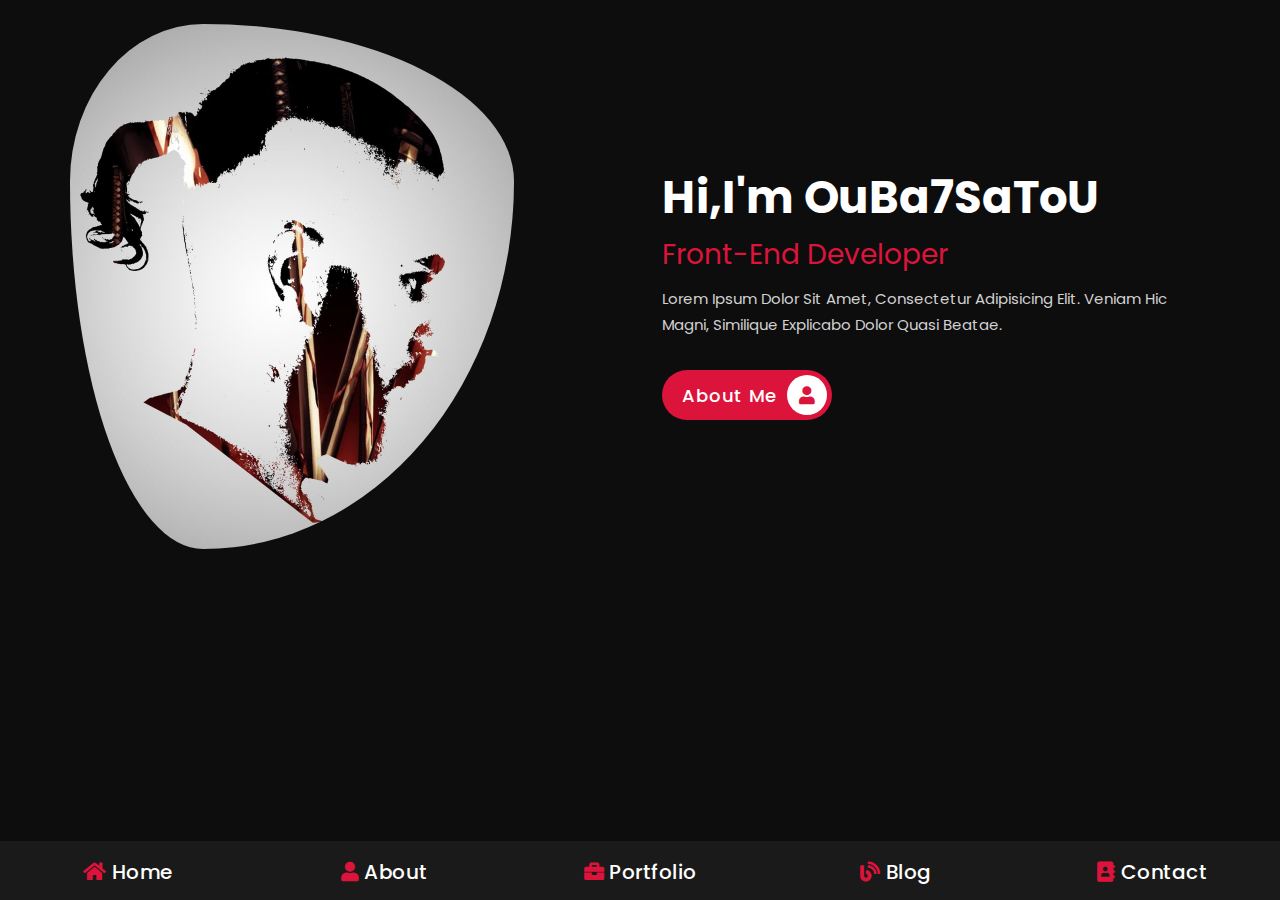
<file: index.html>
<!DOCTYPE html>
<html lang="en">

<head>
    <meta charset="UTF-8">
    <meta http-equiv="X-UA-Compatible" content="IE=edge">
    <meta name="viewport" content="width=device-width, initial-scale=1.0">
    <title>Templalte 10 V1 | Personal Portfolio</title>
    <!-- Render all element normally -->
    <link rel="stylesheet" href="css/normalize.css">
    <!-- Font Awesome Library -->
    <link rel="stylesheet" href="css/all.min.css">
    <!-- Main File Css -->
    <link rel="stylesheet" href="css/style.css">
    <!-- Google Fonts -->

    <link rel="preconnect" href="https://fonts.googleapis.com">
    <link rel="preconnect" href="https://fonts.gstatic.com" crossorigin>
    <link
        href="https://fonts.googleapis.com/css2?family=Poppins:ital,wght@0,100;0,200;0,300;0,400;0,500;0,600;0,700;0,800;0,900;1,100;1,200;1,300;1,400;1,500;1,600;1,700;1,800;1,900&display=swap"
        rel="stylesheet">
    <link rel="icon" href="img/main-ico.jpg">
</head>

<body>

    <!-- Start Header -->
    <header>
        <nav>
            <a href="index.html"><i class="fas fa-home"></i><span>Home</span></a>
            <a href="about.html"><i class="fas fa-user"></i><span>About</span></a>
            <a href="portfolio.html"><i class="fas fa-briefcase"></i><span>Portfolio</span></a>
            <a href="blog.html"><i class="fas fa-blog"></i><span>Blog</span></a>
            <a href="contact.html"><i class="fas fa-address-book"></i><span>Contact</span></a>

        </nav>
    </header>
    <!-- End Header -->

    <!-- Start Home  -->
    <section class="home">
        <div class="container">
            <div class="image">
                <img src="img/main-pic.jpg" alt="">
            </div>
            <div class="text">
                <h2>Hi,I'm OuBa7SaToU</h2>
                <span>Front-End Developer</span>
                <p>Lorem ipsum dolor sit amet, consectetur adipisicing elit. Veniam hic magni, similique explicabo dolor
                    quasi beatae.</p>
                <a href="about.html" class=" main-btn">About Me<i class="fas fa-user"></i></a>
            </div>
        </div>
    </section>
    <!-- End Home -->
</body>

</html>
</file>
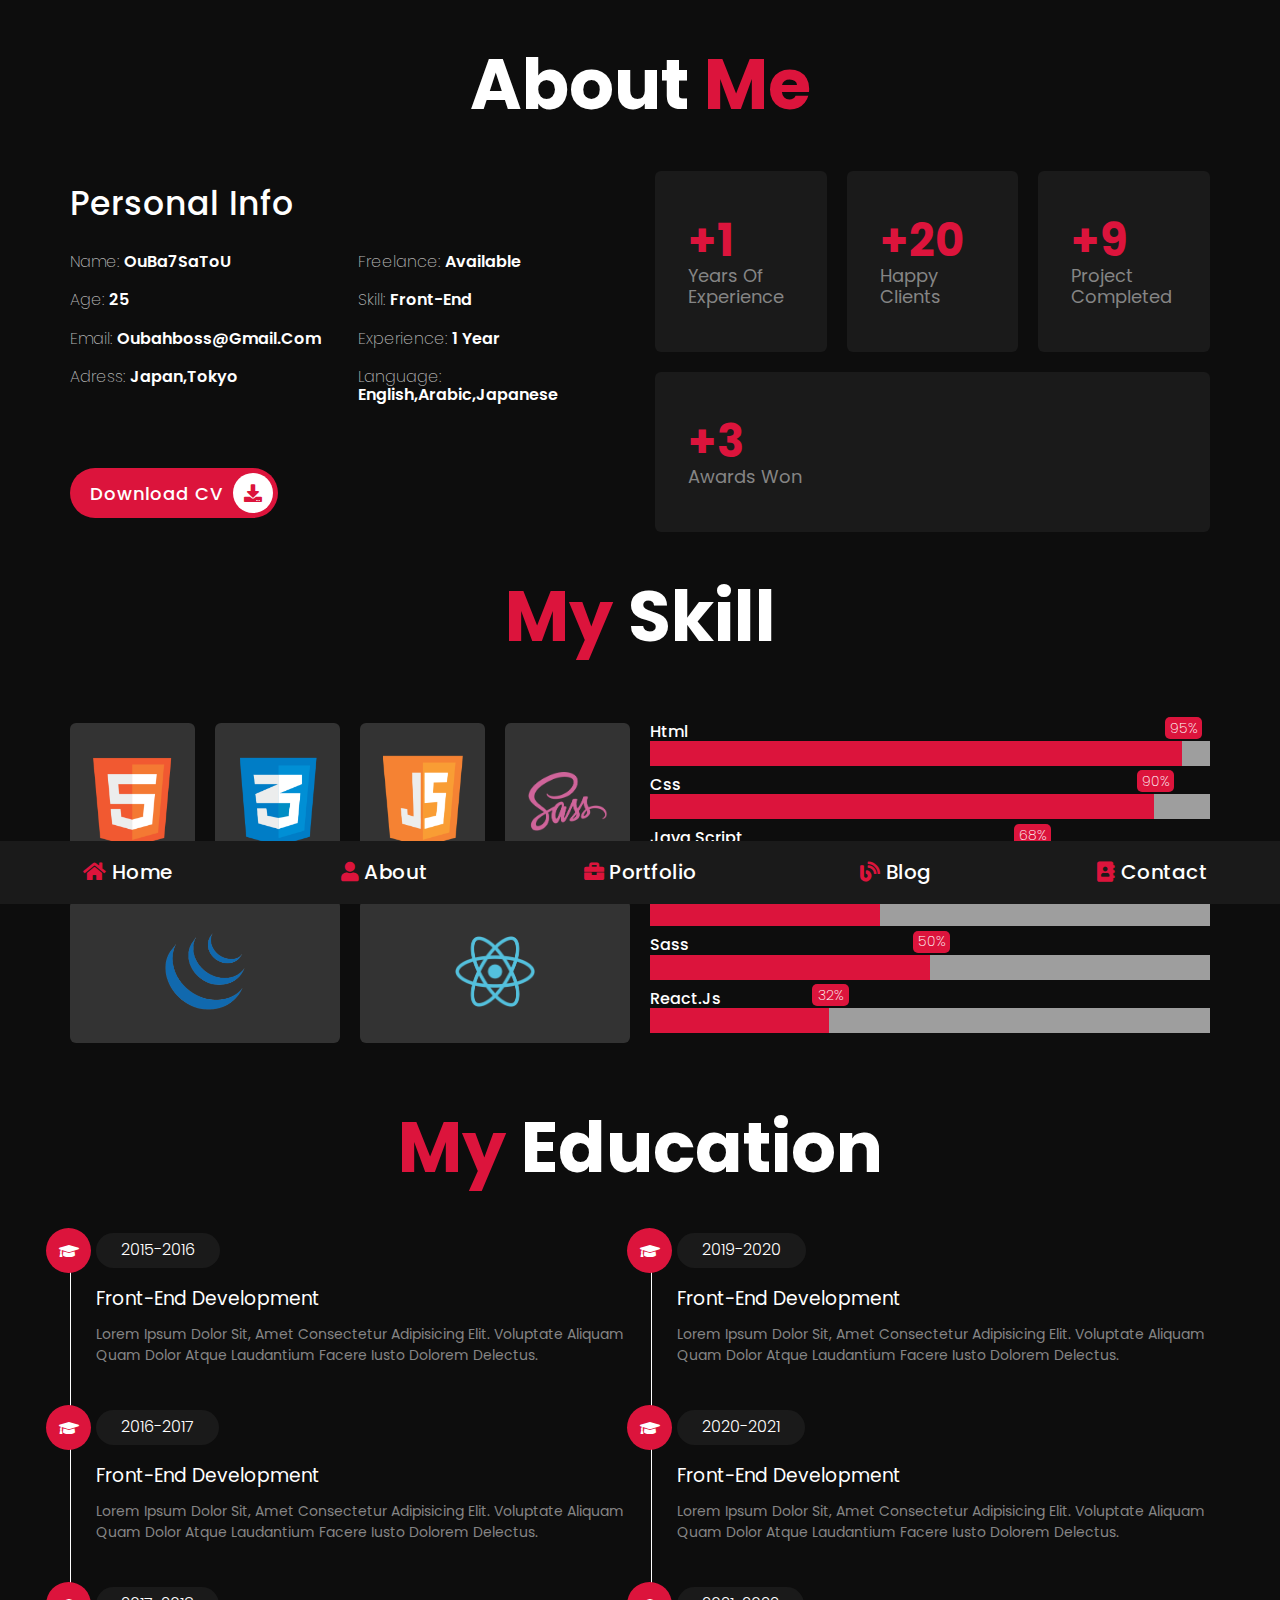
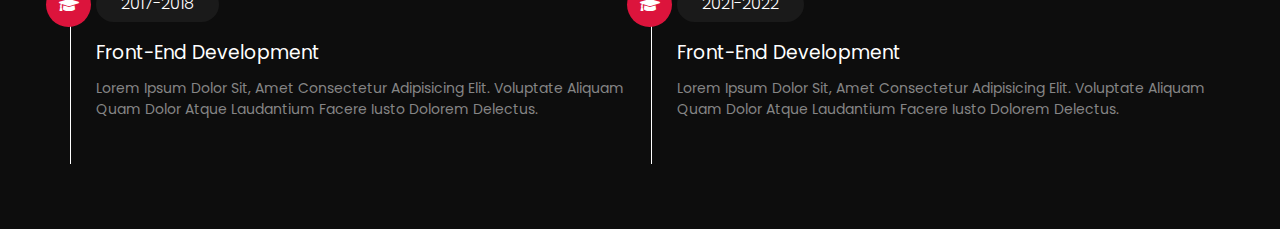
<file: about.html>
<!DOCTYPE html>
<html lang="en">

<head>
    <meta charset="UTF-8">
    <meta http-equiv="X-UA-Compatible" content="IE=edge">
    <meta name="viewport" content="width=device-width, initial-scale=1.0">
    <title>About</title>
    <!-- Render all element normally -->
    <link rel="stylesheet" href="css/normalize.css">
    <!-- Font Awesome Library -->
    <link rel="stylesheet" href="css/all.min.css">
    <!-- Main File Css -->
    <link rel="stylesheet" href="css/style.css">
    <!-- Google Fonts -->

    <link rel="preconnect" href="https://fonts.googleapis.com">
    <link rel="preconnect" href="https://fonts.gstatic.com" crossorigin>
    <link
        href="https://fonts.googleapis.com/css2?family=Poppins:ital,wght@0,100;0,200;0,300;0,400;0,500;0,600;0,700;0,800;0,900;1,100;1,200;1,300;1,400;1,500;1,600;1,700;1,800;1,900&display=swap"
        rel="stylesheet">
    <link rel="icon" href="img/main-ico.jpg">
</head>

<body>

    <!-- Start Header -->
    <header>
        <nav>
            <a href="index.html"><i class="fas fa-home"></i><span>Home</span></a>
            <a href="about.html"><i class="fas fa-user"></i><span>About</span></a>
            <a href="portfolio.html"><i class="fas fa-briefcase"></i><span>Portfolio</span></a>
            <a href="blog.html"><i class="fas fa-blog"></i><span>Blog</span></a>
            <a href="contact.html"><i class="fas fa-address-book"></i><span>Contact</span></a>

        </nav>
    </header>
    <!-- End Header -->

    <!-- Start About -->
    <section class="about">
        <div class="container">
            <h1 class="main-title">About <span>Me</span></h1>
            <div class="container-1">
                <div class="info-container">
                    <h2>Personal info</h2>
                    <div class="info">
                        <div class="info-box">
                            <h3>Name: <Span>OuBa7SaToU</Span></h3>
                            <h3>Age: <span>25</span></h3>
                            <h3>Email: <span>Oubahboss@gmail.com</span></h3>
                            <h3>Adress: <span>Japan,Tokyo</span></h3>
                        </div>
                        <div class="info-box">
                            <h3>Freelance: <span>Available</span></h3>
                            <h3>Skill: <span>Front-End</span></h3>
                            <h3>Experience: <span> 1 year</span></h3>
                            <h3>Language: <span>English,Arabic,Japanese</span></h3>
                        </div>
                    </div>
                    <a href="#" class="main-btn"> Download CV<i class="fas fa-download"></i></a>
                </div>
                <div class="count-container">
                    <div class="box">
                        <h3>+1</h3>
                        <span>Years Of Experience</span>
                    </div>
                    <div class="box">
                        <h3>+20</h3>
                        <span>Happy Clients</span>
                    </div>
                    <div class="box">
                        <h3>+9</h3>
                        <span>Project Completed</span>
                    </div>
                    <div class="box">
                        <h3>+3</h3>
                        <span>Awards Won</span>
                    </div>
                </div>
            </div>
            <h2 class="main-title"><span>My </span> Skill</h2>
            <div class="container-2">
                <div class="my-skill-1">
                    <div class="skill-box">
                        <img src="img/skill-1.png" alt="">
                    </div>
                    <div class="skill-box">
                        <img src="img/skill-2.png" alt="">
                    </div>
                    <div class="skill-box">
                        <img src="img/skill-3.png" alt="">
                    </div>

                    <div class="skill-box">
                        <img src="img/skill-4.png" alt="">

                    </div>

                    <div class="skill-box">
                        <img src="img/skill-5.png" alt="">
                    </div>

                    <div class="skill-box">
                        <img src="img/skill-6.png" alt="">
                    </div>
                </div>
                <div class="my-skill-2">
                    <div class="skill">
                        <h3>Html</h3>
                        <div class="prog">
                            <span style="width: 95%;" data-skill="95%"></span>
                        </div>
                    </div>
                    <div class="skill">
                        <h3>Css</h3>
                        <div class="prog">
                            <span style="width: 90%;" data-skill="90%"></span>
                        </div>
                    </div>
                    <div class="skill">
                        <h3>Java Script</h3>
                        <div class="prog">
                            <span style="width: 68%;" data-skill="68%"></span>
                        </div>
                    </div>
                    <div class="skill">
                        <h3>JQurey</h3>
                        <div class="prog">
                            <span style="width: 41%;" data-skill="41%"></span>
                        </div>
                    </div>
                    <div class="skill">
                        <h3>Sass</h3>
                        <div class="prog">
                            <span style="width: 50%;" data-skill="50%"></span>
                        </div>
                    </div>
                    <div class="skill">
                        <h3>React.js</h3>
                        <div class="prog">
                            <span style="width: 32%;" data-skill="32%"></span>
                        </div>
                    </div>

                </div>
            </div>
            <h2 class="main-title"><span>My </span> Education</h2>
            <div class="education-container">
                <div class="edu-box">
                    <div class="text">
                        <span>2015-2016</span>
                        <h3>Front-End Development</h3>
                        <p>Lorem ipsum dolor sit, amet consectetur adipisicing elit. Voluptate aliquam quam dolor atque
                            laudantium facere iusto dolorem delectus.</p>
                    </div>
                    <div class="text">
                        <span>2016-2017</span>
                        <h3>Front-End Development</h3>
                        <p>Lorem ipsum dolor sit, amet consectetur adipisicing elit. Voluptate aliquam quam dolor atque
                            laudantium facere iusto dolorem delectus.</p>
                    </div>
                    <div class="text">
                        <span>2017-2018</span>
                        <h3>Front-End Development</h3>
                        <p>Lorem ipsum dolor sit, amet consectetur adipisicing elit. Voluptate aliquam quam dolor atque
                            laudantium facere iusto dolorem delectus.</p>
                    </div>

                </div>
                <div class="edu-box">
                    <div class="text">
                        <span>2019-2020</span>
                        <h3>Front-End Development</h3>
                        <p>Lorem ipsum dolor sit, amet consectetur adipisicing elit. Voluptate aliquam quam dolor atque
                            laudantium facere iusto dolorem delectus.</p>
                    </div>
                    <div class="text">
                        <span>2020-2021</span>
                        <h3>Front-End Development</h3>
                        <p>Lorem ipsum dolor sit, amet consectetur adipisicing elit. Voluptate aliquam quam dolor atque
                            laudantium facere iusto dolorem delectus.</p>
                    </div>
                    <div class="text">
                        <span>2021-2022</span>
                        <h3>Front-End Development</h3>
                        <p>Lorem ipsum dolor sit, amet consectetur adipisicing elit. Voluptate aliquam quam dolor atque
                            laudantium facere iusto dolorem delectus.</p>
                    </div>

                </div>
            </div>
        </div>
    </section>
    <!-- End About -->
</body>

</html>
</file>
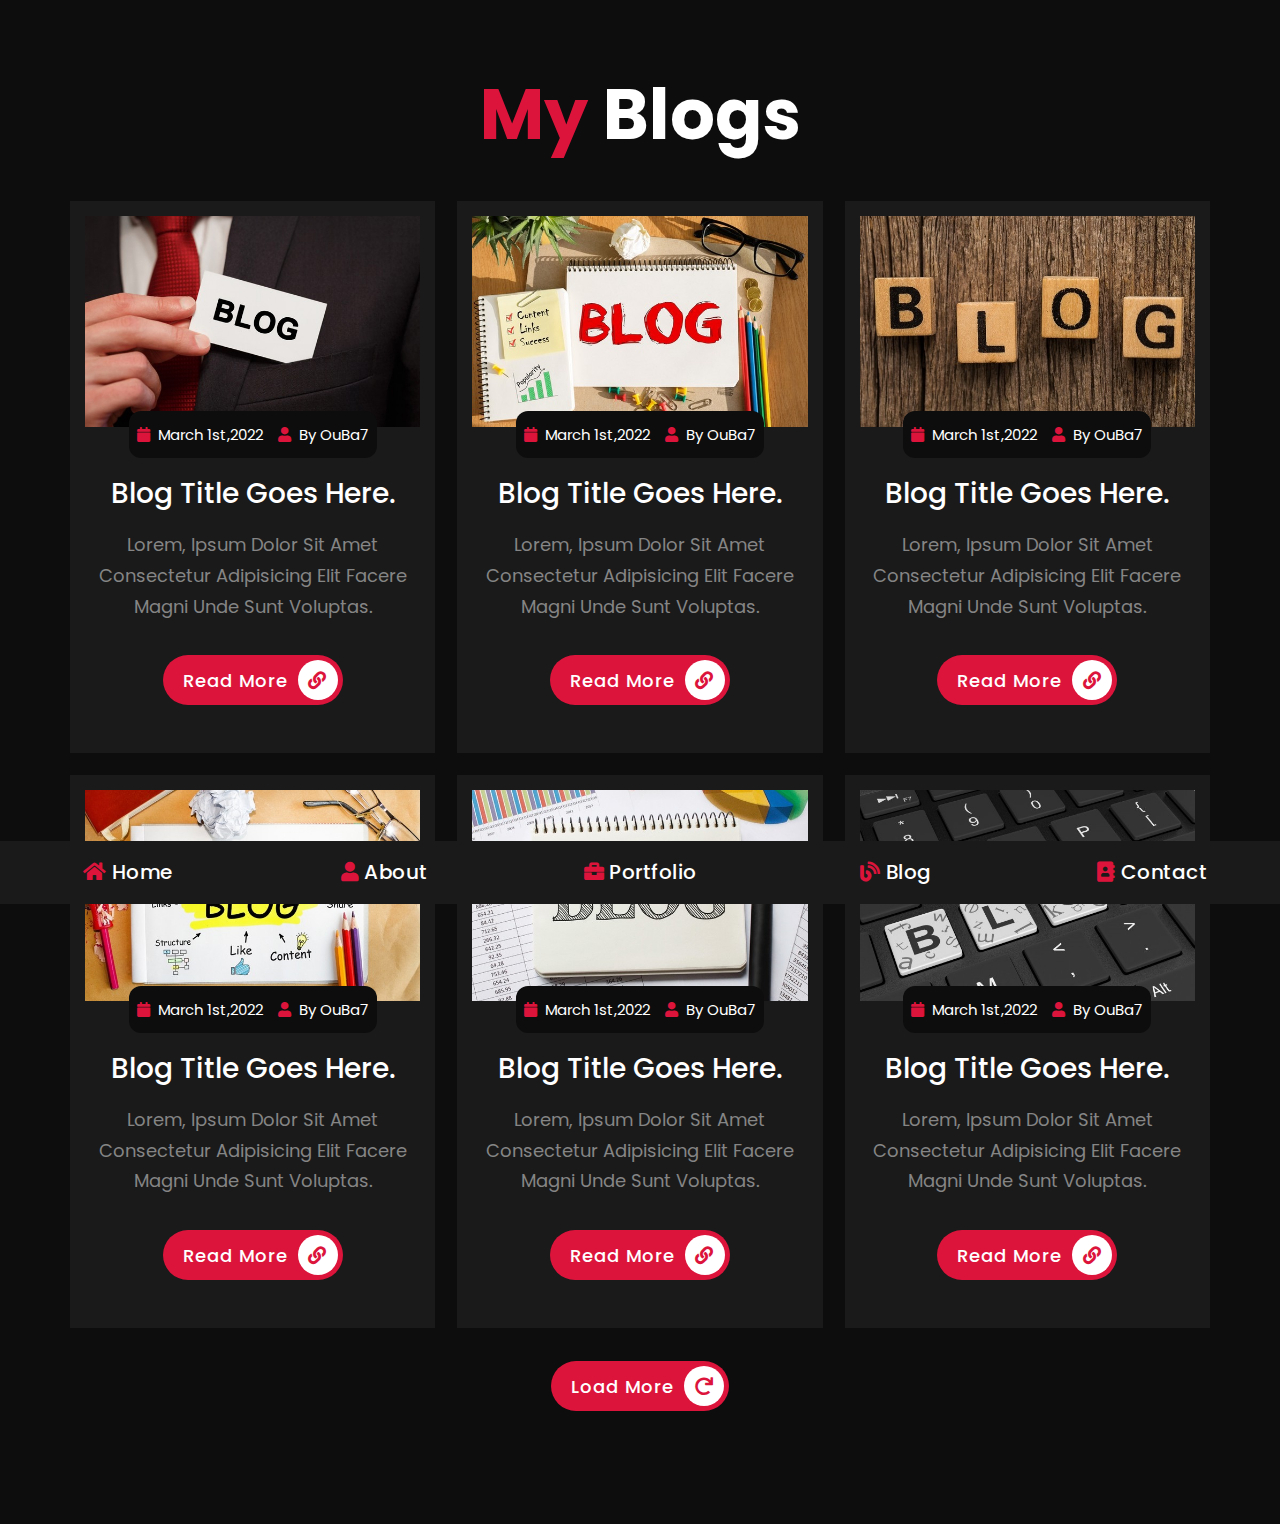
<file: blog.html>
<!DOCTYPE html>
<html lang="en">

<head>
    <meta charset="UTF-8">
    <meta http-equiv="X-UA-Compatible" content="IE=edge">
    <meta name="viewport" content="width=device-width, initial-scale=1.0">
    <title>Blog </title>
    <!-- Render all element normally -->
    <link rel="stylesheet" href="css/normalize.css">
    <!-- Font Awesome Library -->
    <link rel="stylesheet" href="css/all.min.css">
    <!-- Main File Css -->
    <link rel="stylesheet" href="css/style.css">
    <!-- Google Fonts -->

    <link rel="preconnect" href="https://fonts.googleapis.com">
    <link rel="preconnect" href="https://fonts.gstatic.com" crossorigin>
    <link
        href="https://fonts.googleapis.com/css2?family=Poppins:ital,wght@0,100;0,200;0,300;0,400;0,500;0,600;0,700;0,800;0,900;1,100;1,200;1,300;1,400;1,500;1,600;1,700;1,800;1,900&display=swap"
        rel="stylesheet">
    <link rel="icon" href="img/main-ico.jpg">
</head>

<body>

    <!-- Start Header -->
    <header>
        <nav>
            <a href="index.html"><i class="fas fa-home"></i><span>Home</span></a>
            <a href="about.html"><i class="fas fa-user"></i><span>About</span></a>
            <a href="portfolio.html"><i class="fas fa-briefcase"></i><span>Portfolio</span></a>
            <a href="blog.html"><i class="fas fa-blog"></i><span>Blog</span></a>
            <a href="contact.html"><i class="fas fa-address-book"></i><span>Contact</span></a>

        </nav>
    </header>
    <!-- End Header -->

    <!-- Start Blog -->
    <section class="blog">
        <h2 class="main-title"><span>My</span> Blogs</h2>
        <div class="container">
            <div class="blog-box">
                <div class="image">
                    <img src="img/blog-1.jpg" alt="">
                </div>
                <div class="info">
                    <div class="content">
                        <i class="fas fa-calendar"></i><span>March 1st,2022</span>
                        <a href="#"><i class="fas fa-user"></i>By OuBa7</a>
                    </div>
                    <h3>Blog Title Goes Here.</h3>
                    <p>Lorem, ipsum dolor sit amet consectetur adipisicing elit Facere magni unde sunt voluptas.</p>
                    <a href="#" class="main-btn">Read More<i class="fas fa-link"></i></a>
                </div>
            </div>
            <div class="blog-box">
                <div class="image">
                    <img src="img/blog-2.jpg" alt="">
                </div>
                <div class="info">
                    <div class="content">
                        <i class="fas fa-calendar"></i><span>March 1st,2022</span>
                        <a href="#"><i class="fas fa-user"></i>By OuBa7</a>
                    </div>
                    <h3>Blog Title Goes Here.</h3>
                    <p>Lorem, ipsum dolor sit amet consectetur adipisicing elit Facere magni unde sunt voluptas.</p>
                    <a href="#" class="main-btn">Read More<i class="fas fa-link"></i></a>
                </div>
            </div>
            <div class="blog-box">
                <div class="image">
                    <img src="img/blog-3.jpg" alt="">
                </div>
                <div class="info">
                    <div class="content">
                        <i class="fas fa-calendar"></i><span>March 1st,2022</span>
                        <a href="#"><i class="fas fa-user"></i>By OuBa7</a>
                    </div>
                    <h3>Blog Title Goes Here.</h3>
                    <p>Lorem, ipsum dolor sit amet consectetur adipisicing elit Facere magni unde sunt voluptas.</p>
                    <a href="#" class="main-btn">Read More<i class="fas fa-link"></i></a>
                </div>
            </div>
            <div class="blog-box">
                <div class="image">
                    <img src="img/blog-4.jpg" alt="">
                </div>
                <div class="info">
                    <div class="content">
                        <i class="fas fa-calendar"></i><span>March 1st,2022</span>
                        <a href="#"><i class="fas fa-user"></i>By OuBa7</a>
                    </div>
                    <h3>Blog Title Goes Here.</h3>
                    <p>Lorem, ipsum dolor sit amet consectetur adipisicing elit Facere magni unde sunt voluptas.</p>
                    <a href="#" class="main-btn">Read More<i class="fas fa-link"></i></a>
                </div>
            </div>
            <div class="blog-box">
                <div class="image">
                    <img src="img/blog-5.jpg" alt="">
                </div>
                <div class="info">
                    <div class="content">
                        <i class="fas fa-calendar"></i><span>March 1st,2022</span>
                        <a href="#"><i class="fas fa-user"></i>By OuBa7</a>
                    </div>
                    <h3>Blog Title Goes Here.</h3>
                    <p>Lorem, ipsum dolor sit amet consectetur adipisicing elit Facere magni unde sunt voluptas.</p>
                    <a href="#" class="main-btn">Read More<i class="fas fa-link"></i></a>
                </div>
            </div>
            <div class="blog-box">
                <div class="image">
                    <img src="img/blog-6.jpg" alt="">
                </div>
                <div class="info">
                    <div class="content">
                        <i class="fas fa-calendar"></i><span>March 1st,2022</span>
                        <a href="#"><i class="fas fa-user"></i>By OuBa7</a>
                    </div>
                    <h3>Blog Title Goes Here.</h3>
                    <p>Lorem, ipsum dolor sit amet consectetur adipisicing elit Facere magni unde sunt voluptas.</p>
                    <a href="#" class="main-btn">Read More<i class="fas fa-link"></i></a>
                </div>
            </div>
        </div>
        <a href="#" class="main-btn">Load More<i class="fas fa-redo"></i></a>
    </section>
    <!-- End Blog -->
</body>

</html>
</file>
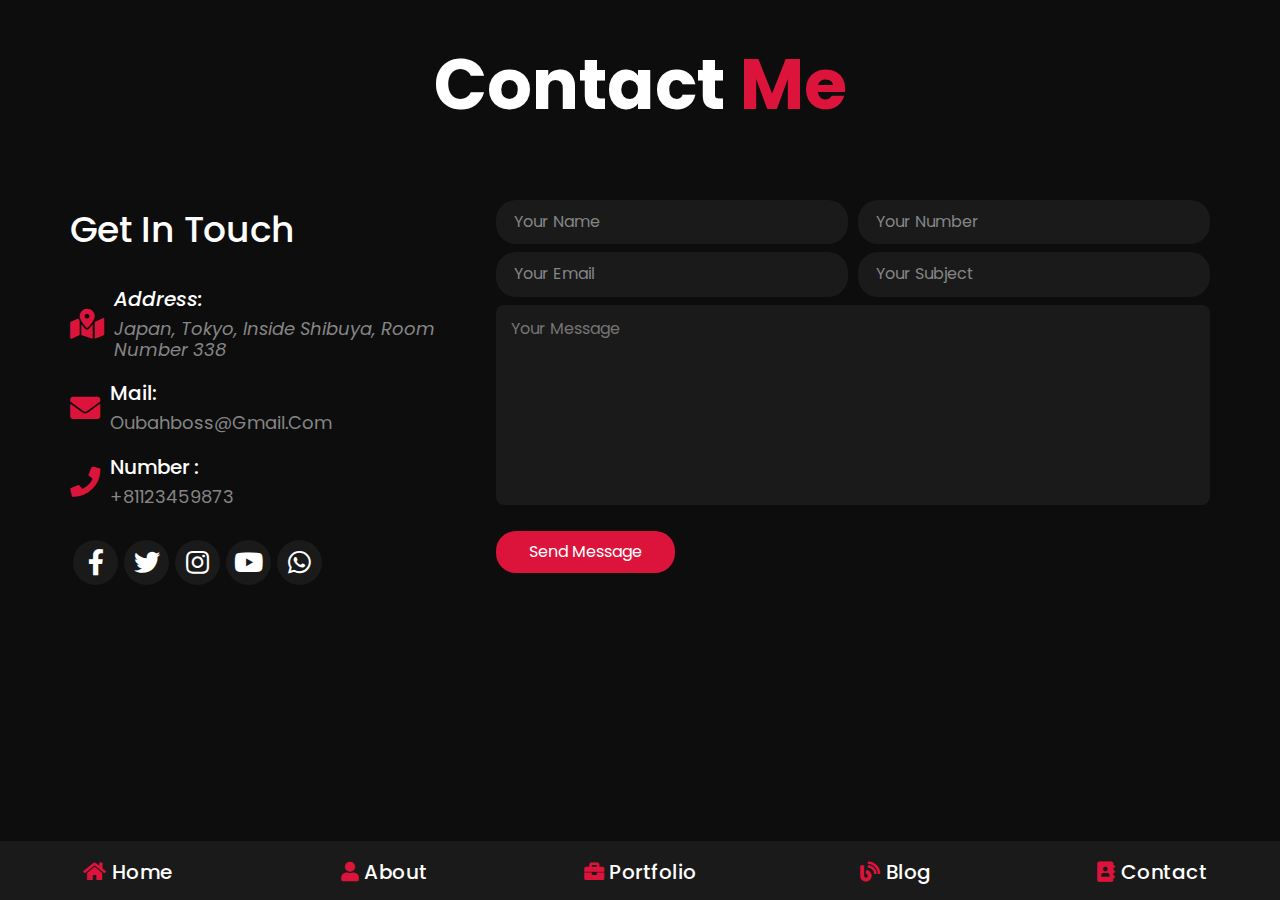
<file: contact.html>
<!DOCTYPE html>
<html lang="en">

<head>
    <meta charset="UTF-8">
    <meta http-equiv="X-UA-Compatible" content="IE=edge">
    <meta name="viewport" content="width=device-width, initial-scale=1.0">
    <title>Contact </title>
    <!-- Render all element normally -->
    <link rel="stylesheet" href="css/normalize.css">
    <!-- Font Awesome Library -->
    <link rel="stylesheet" href="css/all.min.css">
    <!-- Main File Css -->
    <link rel="stylesheet" href="css/style.css">
    <!-- Google Fonts -->

    <link rel="preconnect" href="https://fonts.googleapis.com">
    <link rel="preconnect" href="https://fonts.gstatic.com" crossorigin>
    <link
        href="https://fonts.googleapis.com/css2?family=Poppins:ital,wght@0,100;0,200;0,300;0,400;0,500;0,600;0,700;0,800;0,900;1,100;1,200;1,300;1,400;1,500;1,600;1,700;1,800;1,900&display=swap"
        rel="stylesheet">
    <link rel="icon" href="img/main-ico.jpg">
</head>

<body>

    <!-- Start Header -->
    <header>
        <nav>
            <a href="index.html"><i class="fas fa-home"></i><span>Home</span></a>
            <a href="about.html"><i class="fas fa-user"></i><span>About</span></a>
            <a href="portfolio.html"><i class="fas fa-briefcase"></i><span>Portfolio</span></a>
            <a href="blog.html"><i class="fas fa-blog"></i><span>Blog</span></a>
            <a href="contact.html"><i class="fas fa-address-book"></i><span>Contact</span></a>

        </nav>
    </header>
    <!-- End Header -->

    <!-- Start Contact -->
    <section class="contact">
        <h2 class="main-title">Contact <span>Me</span></h2>
        <div class="container">
            <div class="info-contact">
                <h3 class="title">Get in Touch</h3>
                <div class="address">
                    <div class="icon">
                        <i class="fas fa-map-marked-alt"></i>
                    </div>
                    <address>
                        <h3>Address: </h3>
                        <span>
                            Japan, Tokyo, Inside Shibuya, Room Number 338
                        </span>
                    </address>
                </div>

                <div class="mail">
                    <div class="icon">
                        <i class="fas fa-envelope"></i>
                    </div>
                    <div class="mail-info">
                        <h3>Mail: </h3><span>Oubahboss@gmail.com</span>
                    </div>

                </div>
                <div class="phone">
                    <div class="icon"><i class="fas fa-phone"></i></div>
                    <div class="phone-info">
                        <h3>Number :</h3> <span>+81123459873</span>
                    </div>

                </div>
                <div class="socail">
                    <ul>
                        <li><a href="https://www.facebook.com/ouba7satou"><i class="fab fa-facebook-f"></i></a></li>
                        <li><a href="#"><i class="fab fa-twitter"></i></a></li>
                        <li><a href="#"><i class="fab fa-instagram"></i></a></li>
                        <li><a href="#"><i class="fab fa-youtube"></i></a></li>
                        <li><a href="#"><i class="fab fa-whatsapp"></i></a></li>
                    </ul>
                </div>
            </div>
            <div class="contact-form">
                <form action="">
                    <div class="input-line">
                        <input type="text" placeholder="Your Name">
                        <input type="text" placeholder="Your Number">
                    </div>
                    <div class="input-line">
                        <input type="mail" placeholder="Your Email">
                        <input type="text" placeholder="Your Subject">
                    </div>

                    <textarea placeholder="Your Message"></textarea>
                    <input type="submit" value="Send Message">
                </form>
            </div>
        </div>
    </section>
    <!-- End Contact -->
</body>

</html>
</file>
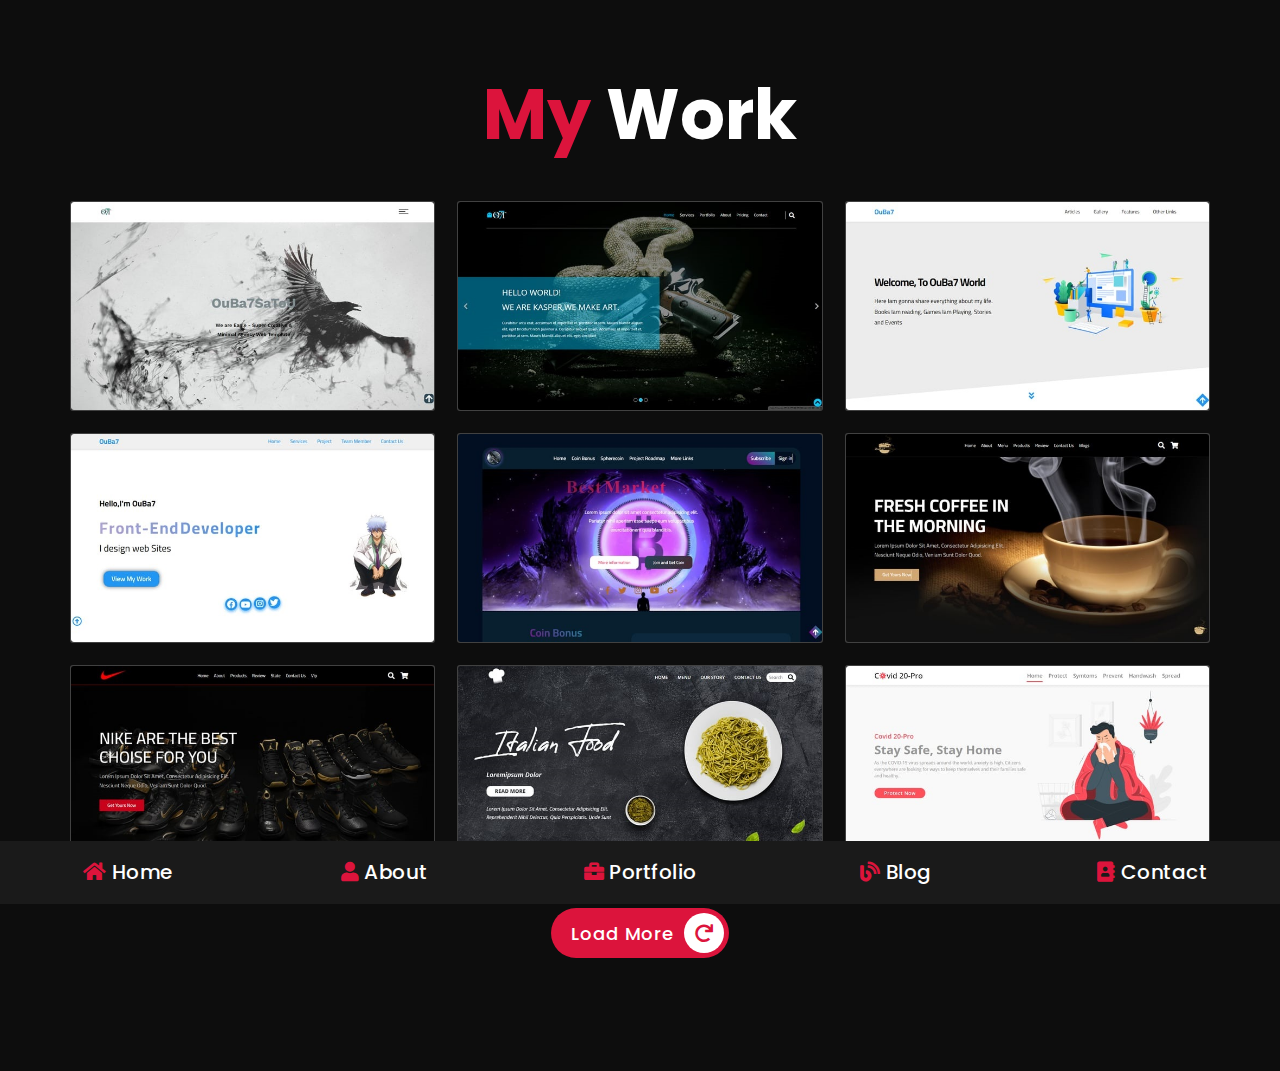
<file: portfolio.html>
<!DOCTYPE html>
<html lang="en">

<head>
    <meta charset="UTF-8">
    <meta http-equiv="X-UA-Compatible" content="IE=edge">
    <meta name="viewport" content="width=device-width, initial-scale=1.0">
    <title>Portfolio</title>
    <!-- Render all element normally -->
    <link rel="stylesheet" href="css/normalize.css">
    <!-- Font Awesome Library -->
    <link rel="stylesheet" href="css/all.min.css">
    <!-- Main File Css -->
    <link rel="stylesheet" href="css/style.css">
    <!-- Google Fonts -->

    <link rel="preconnect" href="https://fonts.googleapis.com">
    <link rel="preconnect" href="https://fonts.gstatic.com" crossorigin>
    <link
        href="https://fonts.googleapis.com/css2?family=Poppins:ital,wght@0,100;0,200;0,300;0,400;0,500;0,600;0,700;0,800;0,900;1,100;1,200;1,300;1,400;1,500;1,600;1,700;1,800;1,900&display=swap"
        rel="stylesheet">
    <link rel="icon" href="img/main-ico.jpg">
</head>

<body>

    <!-- Start Header -->
    <header>
        <nav>
            <a href="index.html"><i class="fas fa-home"></i><span>Home</span></a>
            <a href="about.html"><i class="fas fa-user"></i><span>About</span></a>
            <a href="portfolio.html"><i class="fas fa-briefcase"></i><span>Portfolio</span></a>
            <a href="blog.html"><i class="fas fa-blog"></i><span>Blog</span></a>
            <a href="contact.html"><i class="fas fa-address-book"></i><span>Contact</span></a>

        </nav>
    </header>
    <!-- End Header -->

    <!-- Start Portfolio-->
    <section class="portfolio">
        <h2 class="main-title"><span>My </span>Work</h2>
        <div class="container">
            <div class="port-box">
                <div class="info">
                    <h3>Tamplate 01 V1 Eagle</h3>
                    <a href="https://ouba7satou.github.io/Eagle-Template-01-V1/" target="_blank">See More</a>
                </div>

                <img src="img/template-1.jpg" alt="">

            </div>
            <div class="port-box">
                <div class="info">
                    <h3>Tamplate 02 V1 Ouba7Kasper</h3>
                    <a href="https://ouba7satou.github.io/Ouba7kasper-V1/ " target="_blank">See More</a>
                </div>

                <img src="img/template-2.jpg" alt="">

            </div>
            <div class="port-box">
                <div class="info">
                    <h3>Tamplate 03 V1 Ouba7</h3>
                    <a href="https://ouba7satou.github.io/OuBa7/ " target="_blank">See More</a>
                </div>

                <img src="img/template-3.jpg" alt="">

            </div>
            <div class="port-box">
                <div class="info">
                    <h3>Tamplate 04 V1</h3>
                    <a href="https://ouba7satou.github.io/Template-04-V1/ " target="_blank">See More</a>
                </div>

                <img src="img/template-4.jpg" alt="">

            </div>
            <div class="port-box">
                <div class="info">
                    <h3>Tamplate 05 V1 OuBa7SaToU</h3>
                    <a href="https://ouba7satou.github.io/Template-05-V1-OuBa7SaToU/ " target="_blank">See More</a>
                </div>

                <img src="img/template-5.jpg" alt="">

            </div>
            <div class="port-box">
                <div class="info">
                    <h3>Tamplate 06 V1 OuBa7Coffee</h3>
                    <a href="https://ouba7satou.github.io/Template-06-V1-OuBa7Coffee/" target="_blank">See More</a>
                </div>

                <img src="img/template-6.jpg" alt="">

            </div>
            <div class="port-box">
                <div class="info">
                    <h3>Tamplate 07 V1 OuBa7-Nike</h3>
                    <a href=" https://ouba7satou.github.io/Template-07-V1-OuBa7-Nike/" target="_blank">See More</a>
                </div>

                <img src="img/template-7.jpg" alt="">

            </div>
            <div class="port-box">
                <div class="info">
                    <h3>Tamplate 08 V1 Italian-Food-Restaurant</h3>
                    <a href="ttps://ouba7satou.github.io/Template-08-V1-Italian-Food-Restaurant/" target="_blank">See
                        More</a>
                </div>

                <img src="img/template-8.jpg" alt="">

            </div>
            <div class="port-box">
                <div class="info">
                    <h3>Tamplate 09 V1 Covid 20-Pro</h3>
                    <a href="https://ouba7satou.github.io/Templalte-09-V1-Covid-20-Pro/" target="_blank">See More</a>
                </div>

                <img src="img/template-9.jpg" alt="">

            </div>

        </div>
        <a href="#" class="main-btn">Load More<i class="fas fa-redo"></i></a>
    </section>
    <!-- End Portfolio -->
</body>

</html>
</file>
<file: css/style.css>
*{
      box-sizing: border-box;
     -webkit-box-sizing: border-box;
     -moz-box-sizing: border-box;
      padding: 0;
      margin: 0;
      text-transform: capitalize;
    
}
html {
    scroll-behavior:smooth;
}
/* Start Components*/
:root {
    --main-color:#dc143c ;
    --main-background-color: ;
    --main-padding: ;
    --main-transition:0.4s all  ;

}
body {
    font-family: "Poppins",sans-serif;
    background: #0d0d0d;
    
}
::selection {
    background: var(--main-color);
    color: white;
}
::-webkit-scrollbar {
  width: 13px;
}
::-webkit-scrollbar-track {
  border-radius: 8px;
}
::-webkit-scrollbar-thumb {
  border-radius: 8px;
  background: var(--main-color);
}

ul {
    list-style: none;

}
a {
    text-decoration: none;
}
.main-btn{
    display: block;
    width: fit-content;
    padding: 5px;
    padding-left: 20px;
    color: white;
    background: var(--main-color);
    border-radius: 40px;
    font-weight: 500;
    font-size: 18px;
    margin-top: 33px;
    letter-spacing: 1px;
    z-index: 10;
}
.main-btn i {
    display: inline-flex;
    justify-content: center;
    align-items: center;
    width: 40px;
    height: 40px;
    background: white;
    border-radius: 50%;
    margin-left: 10px;
    color: var(--main-color);
    transition: 0.4s ease-in-out;
}
@media (max-width:767px) {
    .main-btn {
        margin: 20px auto;
        font-size: 16px;
    }
    .main-btn i {
        width: 33px;
        height: 33px;
    }
}
.main-btn:hover i {
    margin-left: 22px;
}
.container {
    padding-left: 15px;
    padding-right: 15px;
    margin-left: auto;
    margin-right: auto;
}
.main-title {
    color: white;
    font-size: 70px;
    margin: 45px auto ;
    text-align: center;
    
}
.main-title span {
    color: var(--main-color);
}
@media (max-width:767px) {
    .main-title {
        font-size: 45px;
    }
}
/* Small */
@media (min-width:768px) {
    .container {
        width: 750px;
    }
    .globle-heading {
        font-size: 80px;
    }
}
/* medium */
@media (min-width:992px) {
    .container {
        width: 970px;
    }
}
/* Large */
@media (min-width:1200px) {
    .container {
        width: 1170px;
    }
}

/* End Components*/

/* Start Header */
header {
    position: fixed;
    bottom: 0;
    left: 0px;
    right: 0px;
    width: 100%;
    margin-bottom:-4px;
    z-index: 9999;  
}
header nav {
    display: flex;
    justify-content: space-between;
    align-items: flex-end;
}
 
header nav a i {
   margin-right: 5px;
   color: var(--main-color);
   transition: var(--main-transition);
}
header nav a{
    font-size: 20px;
    font-weight: 500;
    color: white;
    transition: var(--main-transition);
    padding: 20px;
    background: #1a1a1a;
    text-align: center;
    letter-spacing: .5px;
    flex: 1;
}
header nav a:hover {
   padding-bottom: 50px;
   background: var(--main-color);
}
header nav a:hover i {
    color: white;
}
@media (max-width:767px) {
    header nav a span {
        display: none;
    } 
    header nav a:hover {
        padding-bottom: 20px;
    }
}
/* End Header */


/* Start Home */

.home .container {
    display: flex;
    justify-content: center;
    align-items: center;
    gap: 44px;
    padding-top: 24px;
}
@media (max-width:767px) {
    .home .container {
        flex-direction: column;
        text-align: center; 
    }
}
.home .container .image img {
    width: 444px;
    max-width: 100%;
    border-radius: 30% 70% 70% 30% / 30% 30% 70% 70%;
}
.home .container .text {
    color: white;
}
.home .container .text,
.home .container .image {
    flex: 1;
}
.home .container .text h2 {
    font-size: 45px;
    font-weight: 700;
    margin: 15px auto;
}
.home .container .text span {
    display: block;
    color: var(--main-color);
    font-size: 28px;
    font-weight: 400;
    margin: 15px auto;
}
.home .container .text p {
    font-size: 15px;
    line-height: 1.7;
    color: #d1d1d1;
}
@media (max-width:767px) {
    .home .container .image img {
        width: 233px;
    }
    .home .container .text h2 {
        margin: 0 auto 15px;
        font-size: 30px;
    }
    .home .container .text span {
        font-size: 24px;
        margin: 10px auto;
    }
}
/* End Home */

/* Start About */
.about .container .container-1 {
    display: flex;
    color: white;
    align-items: center;
    gap: 30px;
    flex-wrap: wrap;
}
.about .container .container-1 .info-container {
    flex: 1;
}
.about .container .container-1 .info-container .info {
    display: flex;
    flex: 1;
    flex-wrap: wrap;
    gap: 20px;
    padding: 20px 0;
}

.about .container .container-1 .info-container h2 {
    font-weight: 500;
    font-size: 33px;
    letter-spacing: 1px;
}
@media (max-width:767px) {
    .about .container .container-1 .info-container .info {
        gap: 0;
    }
    .about .container .container-1 .info-container h2 {
        font-size: 27px;
    }
}
.about .container .container-1 .info-container .info .info-box {
    flex: 1;
}
.about .container .container-1 .info-container .info .info-box h3 {
    font-size: 16px;
    font-weight: 200;
    padding: 10px 0;
    color: #b3b3b3;
}
.about .container .container-1 .info-container .info .info-box h3 span {
    font-weight: 600;
    color: white;
}

.about .container .container-1 .count-container {
    display: flex;
    flex: 1;
    flex-wrap: wrap;
    gap: 20px;
}
.about .container .container-1 .count-container .box {
    flex: 1;
    padding:44px 33px ;
    background: #1a1a1a;
    border-radius: 6px;
}

.about .container .container-1 .count-container .box h3 {
    font-size: 45px;
    color: var(--main-color);
}
.about .container .container-1 .count-container .box span {
    font-size: 18px;
    color: #858585;
}

.about .container .container-2 {
    display: flex;
    gap: 20px;
    color: white;
    padding: 20px 0;
}
@media (max-width:767px) {
    .about .container .container-2 {
        flex-direction: column;
    }
}
.about .container .container-2 .my-skill-1 {
    display: flex;
    flex-wrap: wrap;
    flex: 1;
    gap: 20px;
}
.about .container .container-2 .my-skill-1 .skill-box {
    flex: 1;
    padding: 20px;
    background: #333;
    display: flex;
    justify-content: center;
    align-items: center;
    border-radius: 6px;
    transition: var(--main-transition);
}
.about .container .container-2 .my-skill-1 .skill-box:hover {
    background: white;
}
.about .container .container-2 .my-skill-1 .skill-box img{
    width: 80px;
}
.about .container .container-2 .my-skill-2 {
    flex: 1;
}
.about .container .container-2 .my-skill-2 .skill {
    margin-bottom: 10px;
}
.about .container .container-2 .my-skill-2 .skill h3 {
    font-weight: 500;
    font-size: 16px;
}
.about .container .container-2 .my-skill-2 .skill .prog{
    width: 100%;
    height: 25px;
    background: #9e9e9e;  
}
.about .container .container-2 .my-skill-2 .skill .prog span{
    height: 100%;
    background: var(--main-color);
    display: block;
    position: relative;
}
.about .container .container-2 .my-skill-2 .skill .prog span:after {
    content: attr(data-skill);
    position: absolute;
    right: -20px;
    color: white;
    font-weight: 200;
    font-size: 14px;
    z-index: 5;
    text-align: center;
    top: -24px;
    height: 18px;
    width: 33px;
    background: #dc143c;
    padding: 2px;
    display: flex;
    justify-content: center;
    border-radius: 5px;
    align-items: center;
}
.about .container .education-container {
    color: white;
    display: flex;
    gap: 22px;
    padding-bottom: 65px;
}
@media (max-width:767px) {
    .about .container .education-container {
        gap: 0;
    flex-direction: column;
    padding: 0px 25px 65px;
    }
}
.about .container .education-container .edu-box {
    border-left: 1px solid #fff;
    padding-left: 25px;
}
.about .container .education-container .edu-box .text { 
    margin-bottom: 44px;
    position: relative;
}
.about .container .education-container .edu-box .text::before {
    content: "\f19d";
    font-weight: 900;
    font-family: "font awesome 5 free";
    position: absolute;
    width: 45px;
    height: 45px;
    border-radius: 50%;
    color: white;
    display: flex;
    justify-content: center;
    align-items: center;
    background: var(--main-color);
    left: -50px;
    top: -5px;
}
.about .container .education-container .edu-box .text span {
    font-weight: 300;
    padding: 8px 25px;
    border-radius: 20px;
    background: #1a1a1a;
    display: block;
    width: fit-content;
    margin-bottom: 20px;
}
.about .container .education-container .edu-box .text h3 {
    font-weight: 400;
}
.about .container .education-container .edu-box .text p {
    font-size: 14px;
    line-height: 1.5;
    margin: 15px 0;
    color: #858585;
}
/* End About */

/* Start Portfolio */
.portfolio {
    padding: 30px 15px 80px;
}
.portfolio .container {
    display: grid;
    grid-template-columns: repeat(auto-fill,minmax(300px,1fr));
    gap: 22px;
}
.portfolio .container .port-box {
    position: relative;
    border: 1px solid #7070704f;
    border-radius: 3px;
   background: #7070704f;
    overflow: hidden;
}
.portfolio .container .port-box .info {
    position: absolute;
    width: 100%;
    height: 100%;
    text-align: center;
    padding: 15px 0;
    background: rgb(0  0 0 / 85%);
    z-index: 10;
    color: white;
    transition: var(--main-transition);
    transform-origin: top;
    transform: translateY(-100%);
}
.portfolio .container .port-box:hover .info {
    transform: translateY(0);
}
.portfolio .container .port-box .info h3 {
    font-size: 26px;
    font-weight: 300;
    margin: 25px auto;
}
.portfolio .container .port-box .info a {
    color: var(--main-color);
    font-size: 24px;
    font-weight: 500;
    transition: var(--main-transition);
}
.portfolio .container .port-box .info a:hover {
    letter-spacing: 2px;
    color: #a50021;
}

.portfolio .container .port-box  img {
    width: 100%;
    border-radius: 3px;
    margin-bottom: -4.4px;
}

.portfolio .main-btn {
    margin: 33px auto ;
    
}
.portfolio .main-btn:hover i {
    animation: redo 2s linear ;
}
@keyframes redo {
    100%{
        transform: rotate(360deg);
    }
}
/* End Portfolio */

/* Start Blog */
.blog {
    padding: 30px 0 80px;
}
.blog .container {
    color: white;
    display: grid;
    grid-template-columns: repeat(auto-fill,minmax(300px,1fr));
    gap: 22px;
}
.blog .container .blog-box {
    padding: 15px;
    background: #1a1a1a;
    text-align: center;
}
.blog .container .blog-box .image {
    overflow: hidden;
    
}
.blog .container .blog-box .image img {
    width: 100%;
    transition: var(--main-transition);
}
.blog .container .blog-box .image:hover img {
    transform: scale(1.2) rotate(4deg);
}
.blog .container .blog-box .info .content {
    font-size: 15px;
    align-items: center;
    justify-content: center;
    background: #0d0d0d;
    position: relative;
    padding: 15px 8px;
    border-radius: 12px;
    top: -20px;  
    display: inline-flex;
}
.blog .container .blog-box .info .content i {
    color: var(--main-color);
    margin-right: 8px;  
}
.blog .container .blog-box .info .content a {
    color: white;
    margin-left: 15px;
    transition: var(--main-transition);
}
.blog .container .blog-box .info .content a:hover {
    color: var(--main-color);
}
.blog .container .blog-box .info h3 {
    font-size: 28px;
    font-weight: 500;
    margin-bottom: 20px;

}
.blog .container .blog-box .info p {
    line-height:  1.7;
    font-size: 18px;
    color: #858585;
}
.blog .container .blog-box .info .main-btn {
    margin: 33px auto;
}
.blog .main-btn {
    margin: 33px auto ;
    
}
.blog .main-btn:hover i {
    animation: redo 2s linear ;
}
@keyframes redo {
    100%{
        transform: rotate(360deg);
    }
}

/* Start Contact  */
.contact {
    padding: 0px 10px 83px;
}
.contact .container {
    color: white;
    display: flex;
    align-items: center;
    gap: 33px;
}
@media (max-width:991px) {
    .contact .container {
        flex-direction: column;
    }
}
.contact .container .info-contact {
    flex-basis: 40%;
    width: 100%;
} 
.contact .container .info-contact h3.title {
    font-size: 36px;
    margin: 38px 0;
    font-weight: 500;
}
@media (max-width:767px) {
    .contact .container .info-contact h3.title {
        margin: -15px 5px 26px;
        font-size: 26px;
    }
}
.contact .container .info-contact .address,
.contact .container .info-contact .mail,
.contact .container .info-contact .phone {
    display: flex;
    align-items: center;
    margin-bottom: 22px;
}
 
.contact .container .info-contact .address i,
.contact .container .info-contact .mail i,
.contact .container .info-contact .phone i {
    margin-right: 10px;
    font-size: 30px;
    color: var(--main-color);
}
.contact .container .info-contact .address h3,
.contact .container .info-contact .mail h3,
.contact .container .info-contact .phone h3 {
    margin-bottom: 8px;
    font-size: 20px;
    font-weight: 500;
}
.contact .container .info-contact .address span,
.contact .container .info-contact .mail span,
.contact .container .info-contact .phone span {
    color: #858585;
    font-size: 18px;
}
.contact .container .info-contact .socail ul {
    display: inline-flex;
}
.contact .container .info-contact .socail ul a {
    color: white;
    width: 45px;
    height: 45px;
    background: #1a1a1a;
    display: flex;
    justify-content: center;
    align-items: center;
    border-radius: 50%;
    margin: 10px 3px;
    font-size: 26px;
    transition: var(--main-color);
}
.contact .container .info-contact .socail ul a:hover {
    background: var(--main-color);
}
.contact .container .contact-form {
    flex: 1;
    width: 100%;
}
.contact .container .contact-form .input-line {
    display: flex;
    margin: 8px auto;
    gap: 10px;
}
@media (max-width:767px) {
    .contact .container .contact-form .input-line {
        flex-direction: column;
    }
}
.contact .container .contact-form input {
     flex: 1;
     padding: 13px 18px;
     border: none;
     border-radius: 20px;
     background: #1a1a1a;
     color: white;
}
.contact .container .contact-form input::placeholder {
    color: #858585;
}
.contact .container .contact-form input:focus,
.contact .container .contact-form textarea:focus {
    outline: none;
    box-shadow: 0 1px 10px var(--main-color);
}
.contact .container .contact-form textarea {
    resize: none;
    width: 100%;
    height: 200px;
    border-radius: 8px;
    padding: 15px;
    background: #1a1a1a;
    border: none;
    color: white;
}
.contact .container .contact-form input[type="submit"] {
    background: var(--main-color);
    color: white;
    transition: var(--main-transition);
    cursor: pointer;
    margin-top: 22px;
    padding: 12px 33px;
}
.contact .container .contact-form input[type="submit"]:hover {
    background: white;
    color: #0d0d0d;   
}
/* End Contact  */
</file>
